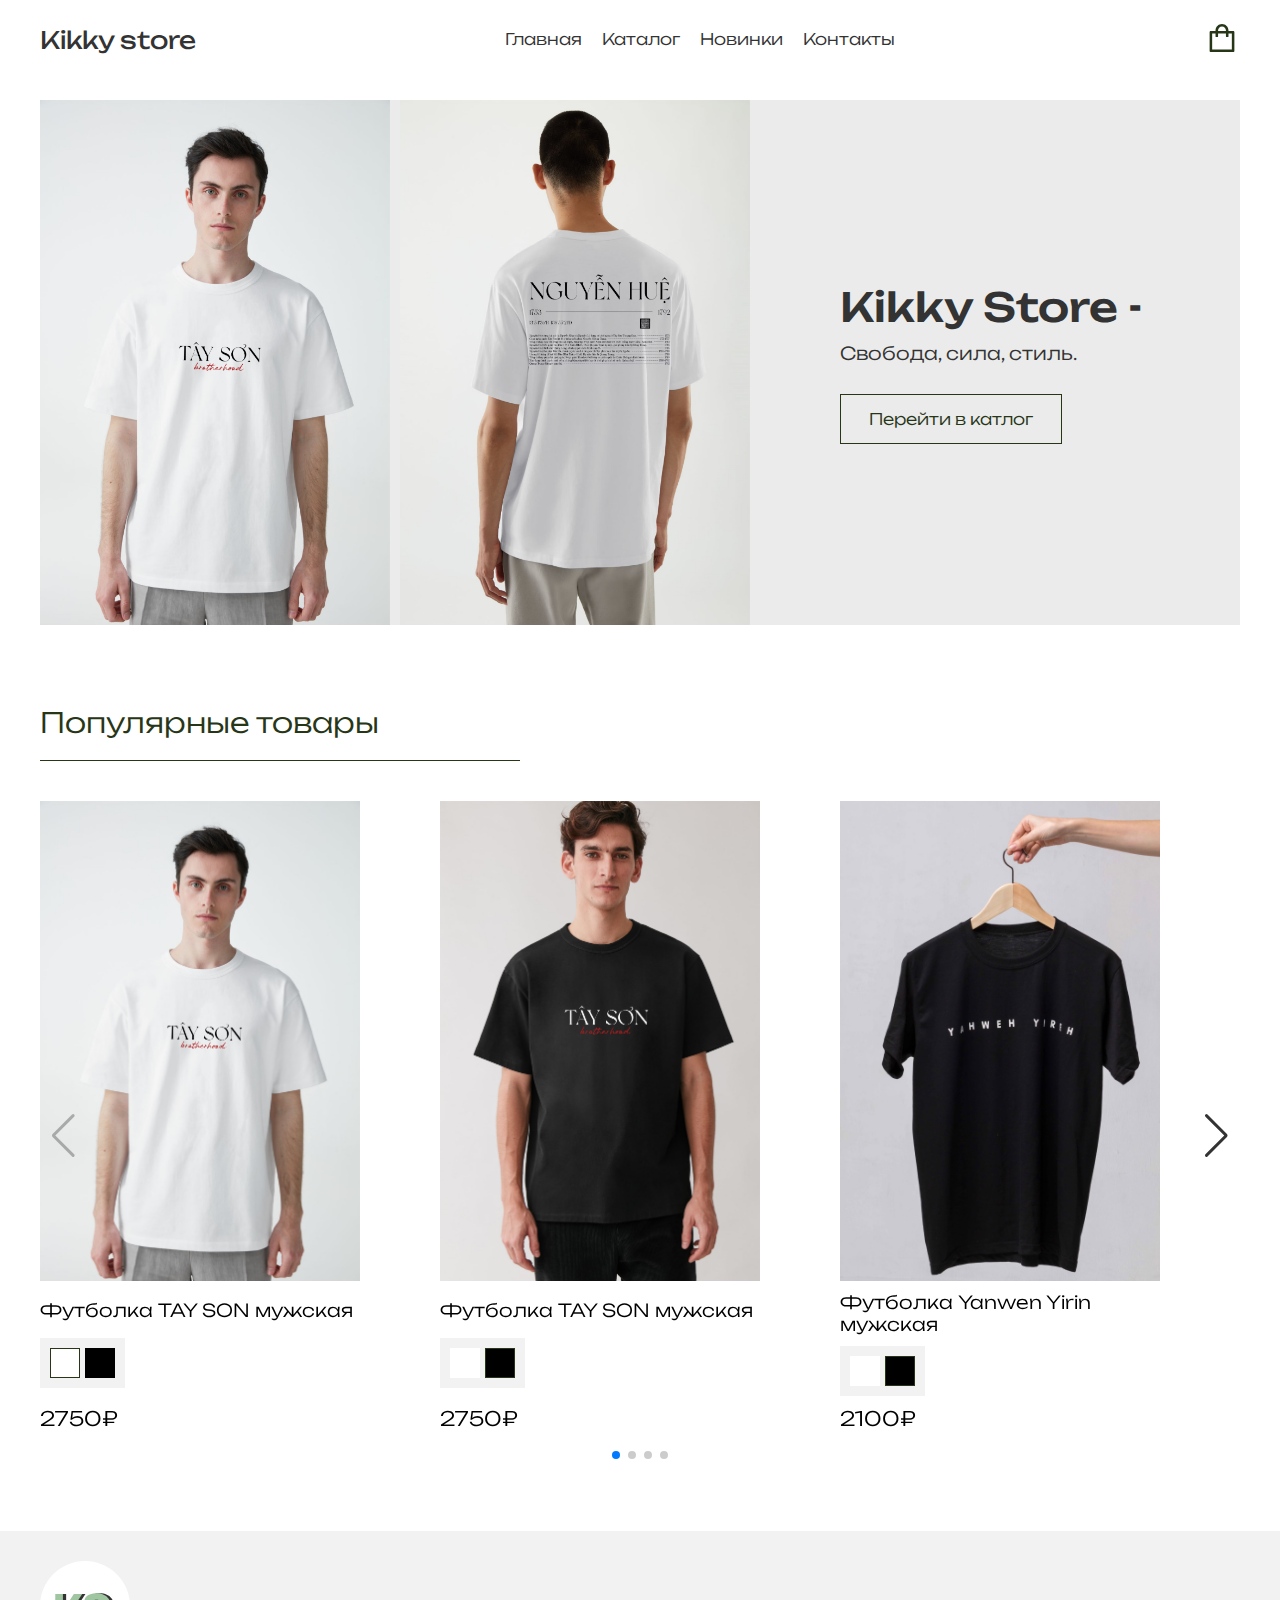
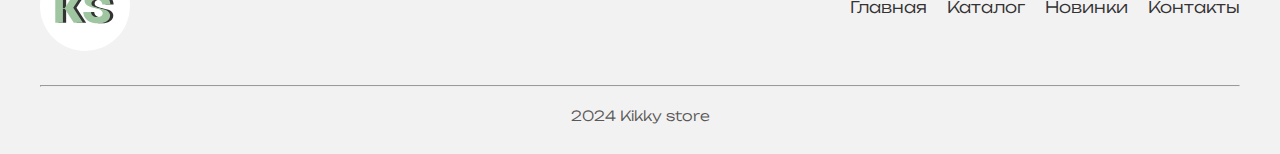
<file: index.html>
<!DOCTYPE html>
<html lang="en">
  <head>
    <meta charset="UTF-8" />
    <meta name="viewport" content="width=device-width, initial-scale=1.0" />
    <link rel="preconnect" href="https://fonts.googleapis.com" />
    <link rel="preconnect" href="https://fonts.gstatic.com" crossorigin />
    <link
      href="https://fonts.googleapis.com/css2?family=Unbounded:wght@300;400;500;700&display=swap"
      rel="stylesheet"
    />
    <title>Kikky store</title>
    <link rel="stylesheet" href="styles/main.css" />
    <link rel="shortcut icon" href="media/icons/logo.svg" type="image/x-icon" />
    <link
      rel="stylesheet"
      href="https://cdn.jsdelivr.net/npm/swiper@11/swiper-bundle.min.css"
    />
  </head>
  <body>
    <!-- ШАПКА САЙТА  -->
    <header class="w-100">
      <div class="container">
        <div class="header-inner w-100 d-flex-rows">
          <div class="logo d-flex-rows">
            <p>Kikky store</p>
          </div>

          <nav class="d-flex-rows">
            <a href="index.html" class="nav_a">Главная</a>
            <a href="catalog.html" class="nav_a">Каталог</a>
            <a href="new.html" class="nav_a">Новинки</a>
            <a href="contacts.html" class="nav_a">Контакты</a>
          </nav>

          <div class="to_busket">
            <img src="media/icons/busket.svg" alt="" />
          </div>
        </div>
      </div>
    </header>

    <!-- БАННЕР -->

    <div class="intro w-100">
      <div class="container">
        <div class="intro-inner w-100 d-flex-rows">
          <img src="media/mainPage/1.png" alt="" />
          <img src="media/mainPage/1a.png" alt="" />

          <div class="intro-info d-flex-columns">
            <h1>Kikky Store -</h1>
            <p>Свобода, сила, стиль.</p>
            <a href="catalog.html" class="btn">Перейти в катлог</a>
          </div>
        </div>
      </div>
    </div>

    <!-- Популярные товары  -->

    <div class="populars w-100 py-60">
      <div class="container">
        <div class="populars-inner w-100">
          <h2>Популярные товары</h2>
          <div class="swiper swiper-theme">
            <div class="swiper-wrapper slider-items">
              <div class="swiper-slide">
                <div class="slide-item d-flex-columns">
                  <img class="change" src="media/mainPage/1.png" onmouseover="this.src='media/mainPage/1a.png'" onmouseout="this.src='media/mainPage/1.png'" alt="" />
                  <h3>Футболка TAY SON мужская</h3>
                  <div class="colors d-flex-rows">
                    <img src="media/icons/white.svg" alt="" class="active" />
                    <img src="media/icons/black.svg" alt="" />
                  </div>
                  <h4>2750₽</h4>
                </div>
              </div>

              <div class="swiper-slide">
                <div class="slide-item d-flex-columns">
                  <img class="change2" src="media/mainPage/2.png" onmouseover="this.src='media/mainPage/2a.png'" onmouseout="this.src='media/mainPage/2.png'" alt="" />
                  <h3>Футболка TAY SON мужская</h3>
                  <div class="colors d-flex-rows">
                    <img src="media/icons/white.svg" alt="" />
                    <img src="media/icons/black.svg" alt="" class="active" />
                  </div>
                  <h4>2750₽</h4>
                </div>
              </div>

              <div class="swiper-slide">
                <div class="slide-item d-flex-columns">
                  <img src="media/mainPage/3a.png" alt="" />
                  <h3>Футболка Yanwen Yirin мужская</h3>
                  <div class="colors d-flex-rows">
                    <img src="media/icons/white.svg" alt="" />
                    <img src="media/icons/black.svg" alt="" class="active" />
                  </div>
                  <h4>2100₽</h4>
                </div>
              </div>

              <div class="swiper-slide">
                <div class="slide-item d-flex-columns">
                  <img class="change" src="media/mainPage/1.png" onmouseover="this.src='media/mainPage/1a.png'" onmouseout="this.src='media/mainPage/1.png'" alt="" />
                  <h3>Футболка TAY SON мужская</h3>
                  <div class="colors d-flex-rows">
                    <img src="media/icons/white.svg" alt="" class="active" />
                    <img src="media/icons/black.svg" alt="" />
                  </div>
                  <h4>2750₽</h4>
                </div>
              </div>

              <div class="swiper-slide">
                <div class="slide-item d-flex-columns">
                  <img class="change2" src="media/mainPage/2.png" onmouseover="this.src='media/mainPage/2a.png'" onmouseout="this.src='media/mainPage/2.png'" alt="" />
                  <h3>Футболка TAY SON мужская</h3>
                  <div class="colors d-flex-rows">
                    <img src="media/icons/white.svg" alt="" />
                    <img src="media/icons/black.svg" alt="" class="active" />
                  </div>
                  <h4>2750₽</h4>
                </div>
              </div>

              <div class="swiper-slide">
                <div class="slide-item d-flex-columns">
                  <img src="media/mainPage/3a.png" alt="" />
                  <h3>Футболка Yanwen Yirin мужская</h3>
                  <div class="colors d-flex-rows">
                    <img src="media/icons/white.svg" alt="" />
                    <img src="media/icons/black.svg" alt="" class="active" />
                  </div>
                  <h4>2100₽</h4>
                </div>
              </div>
            </div>
            <!-- If we need pagination -->
            <div class="swiper-pagination"></div>

            <!-- If we need navigation buttons -->
            <div class="swiper-button-prev"></div>
            <div class="swiper-button-next"></div>
          </div>
        </div>
      </div>
    </div>


    <!-- FOOTER  -->

    <footer class="w-100">
      <div class="container">
        <div class="footer-inner w-100 d-flex-rows">
          <div class="logo">
            <img src="media/icons/logo.svg" alt="">
          </div>
          <nav class="d-flex-rows">
            <a href="index.html" class="nav_a">Главная</a>
            <a href="catalog.html" class="nav_a">Каталог</a>
            <a href="new.html" class="nav_a">Новинки</a>
            <a href="contacts.html" class="nav_a">Контакты</a>
          </nav>    
        </div>
        <hr>
        <p>2024 Kikky store</p>
      </div>
    </footer>

    <script
      defer
      src="https://cdn.jsdelivr.net/npm/swiper@11/swiper-bundle.min.js"
    ></script>
    <script defer src="slider.js"></script>
  </body>
</html>
</file>
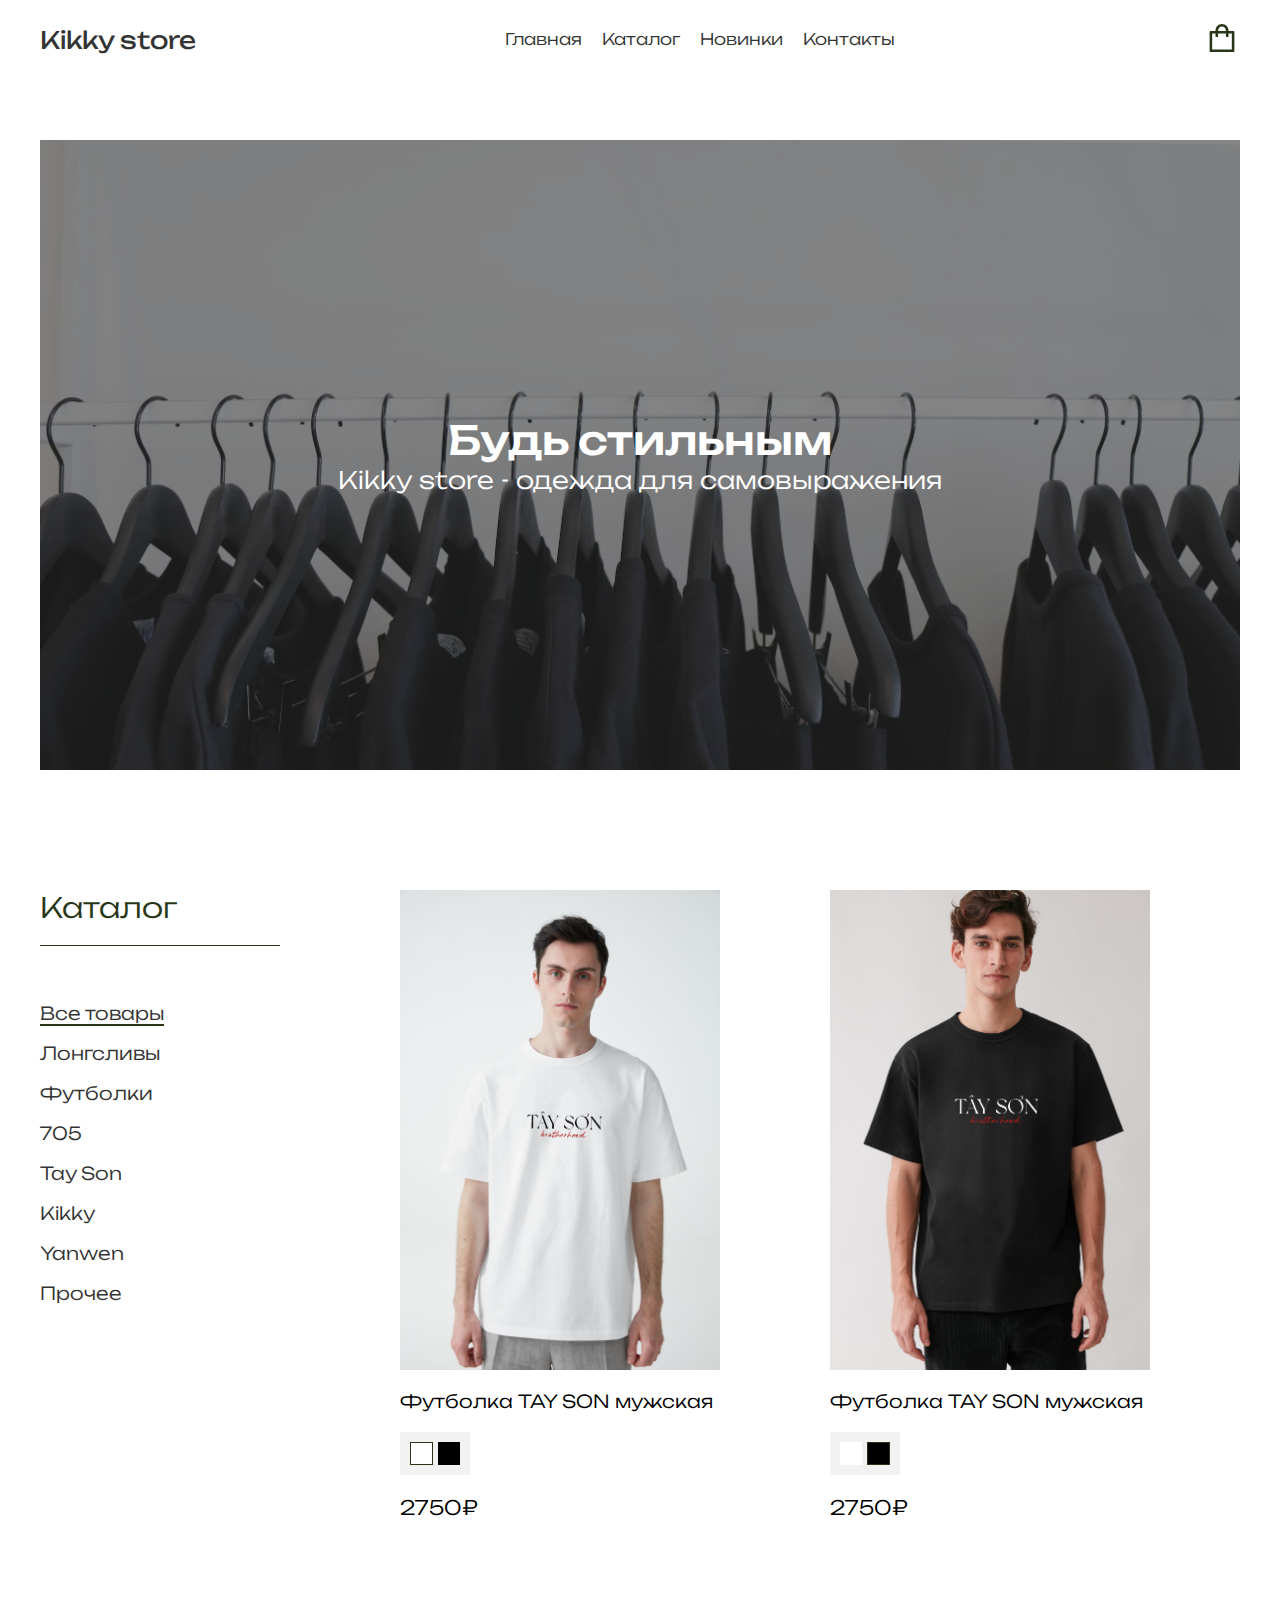
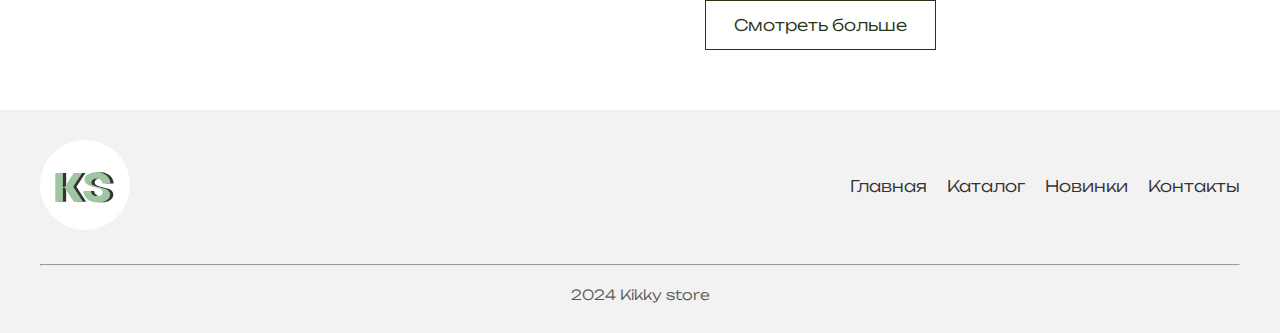
<file: catalog.html>
<!DOCTYPE html>
<html lang="en">
  <head>
    <meta charset="UTF-8" />
    <meta name="viewport" content="width=device-width, initial-scale=1.0" />
    <link rel="preconnect" href="https://fonts.googleapis.com" />
    <link rel="preconnect" href="https://fonts.gstatic.com" crossorigin />
    <link
      href="https://fonts.googleapis.com/css2?family=Unbounded:wght@300;400;500;700&display=swap"
      rel="stylesheet"
    />
    <title>Kikky store</title>
    <link rel="stylesheet" href="styles/main.css" />
    <link rel="shortcut icon" href="media/icons/logo.svg" type="image/x-icon" />
    <link
      rel="stylesheet"
      href="https://cdn.jsdelivr.net/npm/swiper@11/swiper-bundle.min.css"
    />
  </head>
  <body>
    <!-- ШАПКА САЙТА  -->
    <header class="w-100">
      <div class="container">
        <div class="header-inner w-100 d-flex-rows">
          <div class="logo d-flex-rows">
            <p>Kikky store</p>
          </div>

          <nav class="d-flex-rows">
            <a href="index.html" class="nav_a">Главная</a>
            <a href="catalog.html" class="nav_a">Каталог</a>
            <a href="new.html" class="nav_a">Новинки</a>
            <a href="contacts.html" class="nav_a">Контакты</a>
          </nav>

          <div class="to_busket">
            <img src="media/icons/busket.svg" alt="" />
          </div>
        </div>
      </div>
    </header>

    <!-- баннер  -->

    <div class="catalog-intro w-100 py-60">
      <div class="container">
        <div class="catalog-intro-inner d-flex-columns w-100">
          <h1>Будь стильным</h1>
          <h2>Kikky store - одежда для самовыражения</h2>
        </div>
      </div>
    </div>

    <!-- каталог  -->

    <div class="catalog w-100 py-60">
      <div class="container">
        <div class="catalog-inner d-flex-rows w-100">

          <div class="catalog-filter d-flex-columns">
            <h2>Каталог</h2>

            <a href="#" class="filter-item active">Все товары</a>
            <a href="#" class="filter-item">Лонгсливы</a>
            <a href="#" class="filter-item">Футболки</a>
            <a href="#" class="filter-item">705</a>
            <a href="#" class="filter-item">Tay Son</a>
            <a href="#" class="filter-item">Kikky</a>
            <a href="#" class="filter-item">Yanwen</a>
            <a href="#" class="filter-item">Прочее</a>

          </div>

          <div class="catalog-items d-flex-columns">
            <div class="news-items w-100">
              <div class="slide-item d-flex-columns">
                <img
                  class="change"
                  src="media/mainPage/1.png"
                  onmouseover="this.src='media/mainPage/1a.png'"
                  onmouseout="this.src='media/mainPage/1.png'"
                  alt=""
                />
                <h3>Футболка TAY SON мужская</h3>
                <div class="colors d-flex-rows">
                  <img src="media/icons/white.svg" alt="" class="active" />
                  <img src="media/icons/black.svg" alt="" />
                </div>
                <h4>2750₽</h4>
              </div>

              <div class="slide-item d-flex-columns">
                <img
                  class="change2"
                  src="media/mainPage/2.png"
                  onmouseover="this.src='media/mainPage/2a.png'"
                  onmouseout="this.src='media/mainPage/2.png'"
                  alt=""
                />
                <h3>Футболка TAY SON мужская</h3>
                <div class="colors d-flex-rows">
                  <img src="media/icons/white.svg" alt="" />
                  <img src="media/icons/black.svg" alt="" class="active" />
                </div>
                <h4>2750₽</h4>
              </div>

              <div class="slide-item d-flex-columns">
                <img src="media/mainPage/3.png" alt="" />
                <h3>Футболка Yanwen Yirin мужская</h3>
                <div class="colors d-flex-rows">
                  <img src="media/icons/white.svg" alt="" />
                  <img src="media/icons/black.svg" alt="" class="active" />
                </div>
                <h4>2100₽</h4>
              </div>

              <div class="slide-item d-flex-columns">
                <img class="change" src="media/newPage/29.png" alt="" />
                <h3>Лонгслив 705 мужской</h3>
                <div class="colors d-flex-rows">
                  <img src="media/icons/white.svg" alt="" />
                  <img src="media/icons/black.svg" alt="" class="active" />
                </div>
                <h4>2750₽</h4>
              </div>

              <div class="slide-item d-flex-columns">
                <img class="change2" src="media/newPage/30.png" alt="" />
                <h3>Лонгслив 705 женский</h3>
                <div class="colors d-flex-rows">
                  <img src="media/icons/white.svg" alt="" />
                  <img src="media/icons/black.svg" alt="" class="active" />
                </div>
                <h4>2750₽</h4>
              </div>

              <div class="slide-item d-flex-columns">
                <img src="media/newPage/31.png" alt="" />
                <h3>Футболка 705 унисекс</h3>
                <div class="colors d-flex-rows">
                  <img src="media/icons/white.svg" alt="" />
                  <img src="media/icons/black.svg" alt="" class="active" />
                </div>
                <h4>2100₽</h4>
              </div>

              <div class="slide-item d-flex-columns">
                <img src="media/newPage/32.png" alt="" />
                <h3>Футболка 705 унисекс</h3>
                <div class="colors d-flex-rows">
                  <img src="media/icons/white.svg" alt="" />
                  <img src="media/icons/black.svg" alt="" class="active" />
                </div>
                <h4>2100₽</h4>
              </div>

              <div class="slide-item d-flex-columns">
                <img src="media/newPage/33.png" alt="" />
                <h3>Бутылка 705</h3>
                <div class="colors d-flex-rows">
                  <img src="media/icons/white.svg" alt="" />
                  <img src="media/icons/black.svg" alt="" class="active" />
                </div>
                <h4>2100₽</h4>
              </div>

            </div>

            <div id="load-more">Смотреть больше</div>
          </div>
        </div>
      </div>
    </div>

    <!-- FOOTER  -->

    <footer class="w-100">
      <div class="container">
        <div class="footer-inner w-100 d-flex-rows">
          <div class="logo">
            <img src="media/icons/logo.svg" alt="" />
          </div>
          <nav class="d-flex-rows">
            <a href="index.html" class="nav_a">Главная</a>
            <a href="catalog.html" class="nav_a">Каталог</a>
            <a href="new.html" class="nav_a">Новинки</a>
            <a href="contacts.html" class="nav_a">Контакты</a>
          </nav>
        </div>
        <hr />
        <p>2024 Kikky store</p>
      </div>
    </footer>

    <script>
      let loadMoreBtn = document.querySelector("#load-more");
      let currentItem = 2;

      loadMoreBtn.onclick = () => {
        let items = [...document.querySelectorAll(".slide-item")];
        for (let i = currentItem; i < currentItem + 2; i++) {
          items[i].style.display = "flex";
        }

        currentItem += 2;

        if (currentItem >= items.length) {
          loadMoreBtn.style.display = "none";
        }
      };
    </script>
  </body>
</html>
</file>
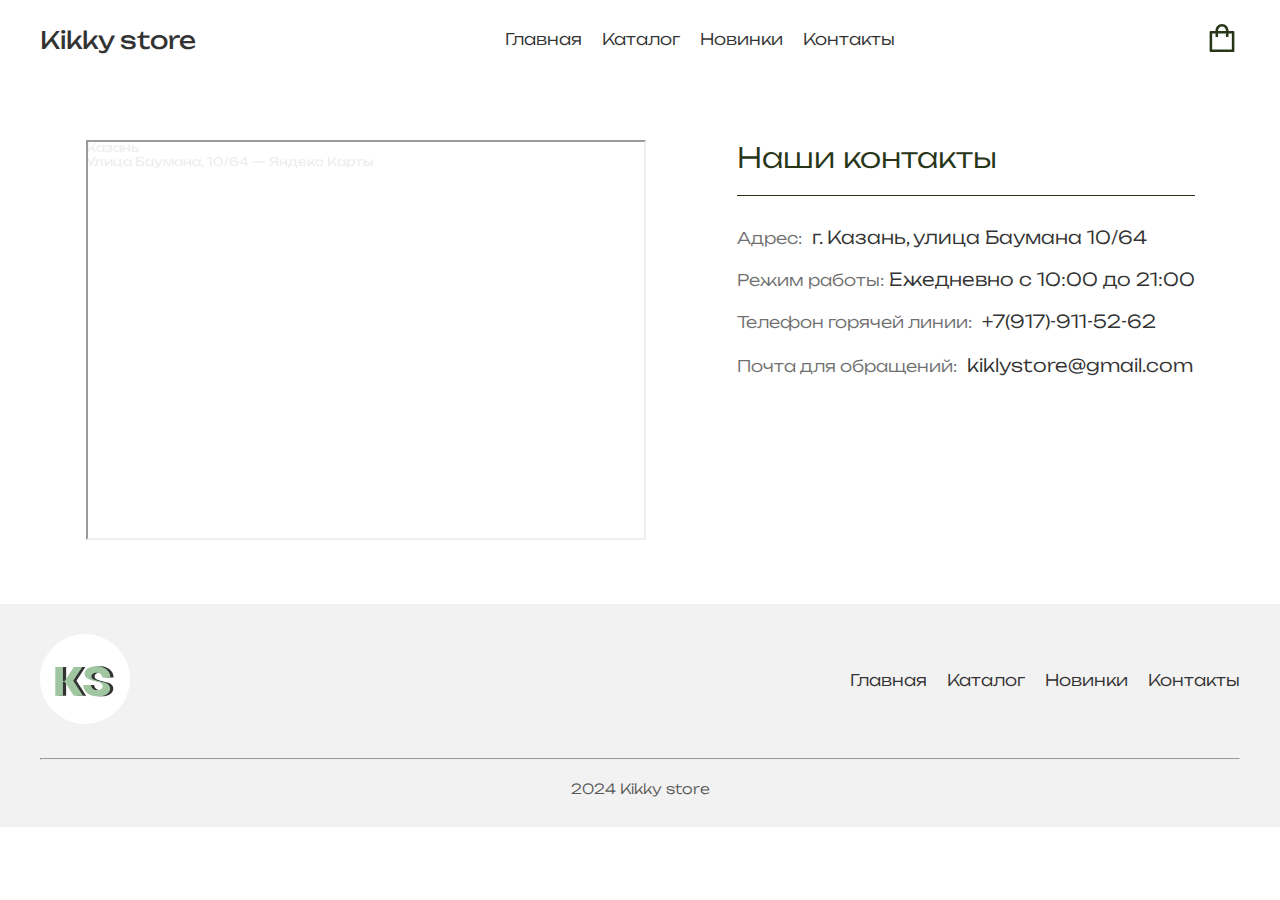
<file: contacts.html>
<!DOCTYPE html>
<html lang="en">
  <head>
    <meta charset="UTF-8" />
    <meta name="viewport" content="width=device-width, initial-scale=1.0" />
    <link rel="preconnect" href="https://fonts.googleapis.com" />
    <link rel="preconnect" href="https://fonts.gstatic.com" crossorigin />
    <link
      href="https://fonts.googleapis.com/css2?family=Unbounded:wght@300;400;500;700&display=swap"
      rel="stylesheet"
    />
    <title>Kikky store</title>
    <link rel="stylesheet" href="styles/main.css" />
    <link rel="shortcut icon" href="media/icons/logo.svg" type="image/x-icon" />
    <link
      rel="stylesheet"
      href="https://cdn.jsdelivr.net/npm/swiper@11/swiper-bundle.min.css"
    />
  </head>
  <body>
    <!-- ШАПКА САЙТА  -->
    <header class="w-100">
      <div class="container">
        <div class="header-inner w-100 d-flex-rows">
          <div class="logo d-flex-rows">
            <p>Kikky store</p>
          </div>

          <nav class="d-flex-rows">
            <a href="index.html" class="nav_a">Главная</a>
            <a href="catalog.html" class="nav_a">Каталог</a>
            <a href="new.html" class="nav_a">Новинки</a>
            <a href="contacts.html" class="nav_a">Контакты</a>
          </nav>

          <div class="to_busket">
            <img src="media/icons/busket.svg" alt="" />
          </div>
        </div>
      </div>
    </header>

    <div class="contacts w-100 py-60">
      <div class="container">
        <div class="contacts-inner w-100 d-flex-rows">
          <div class="map">
            <div style="position: relative; overflow: hidden">
              <a
                href="https://yandex.ru/maps/43/kazan/?utm_medium=mapframe&utm_source=maps"
                style="
                  color: #eee;
                  font-size: 12px;
                  position: absolute;
                  top: 0px;
                "
                >Казань</a
              ><a
                href="https://yandex.ru/maps/43/kazan/house/ulitsa_baumana_10_64/YEAYdwZmT0ACQFtvfXt5eHlgZg==/?ll=49.116855%2C55.789079&utm_medium=mapframe&utm_source=maps&z=17.17"
                style="
                  color: #eee;
                  font-size: 12px;
                  position: absolute;
                  top: 14px;
                "
                >Улица Баумана, 10/64 — Яндекс Карты</a
              ><iframe
                src="https://yandex.ru/map-widget/v1/?ll=49.116855%2C55.789079&mode=whatshere&whatshere%5Bpoint%5D=49.116299%2C55.789199&whatshere%5Bzoom%5D=17&z=17.17"
                width="560"
                height="400"
                frameborder="1"
                allowfullscreen="true"
                style="position: relative"
              ></iframe>
            </div>
          </div>
          <div class="contacts-info d-flex-columns">
            <h2>Наши контакты</h2>
            <p><span>Адрес:</span> г. Казань, улица Баумана 10/64</p>
            <p><span>Режим работы:</span>Ежедневно с 10:00 до 21:00</p>
            <a href="tel:+79179115262"><span>Телефон горячей линии:</span> +7(917)-911-52-62</a>
            <a href="mailto:kiklystore@gmail.com"><span>Почта для обращений:</span> kiklystore@gmail.com</a>
          </div>
        </div>
      </div>
    </div>

    <!-- FOOTER  -->

    <footer class="w-100">
      <div class="container">
        <div class="footer-inner w-100 d-flex-rows">
          <div class="logo">
            <img src="media/icons/logo.svg" alt="" />
          </div>
          <nav class="d-flex-rows">
            <a href="index.html" class="nav_a">Главная</a>
            <a href="catalog.html" class="nav_a">Каталог</a>
            <a href="new.html" class="nav_a">Новинки</a>
            <a href="contacts.html" class="nav_a">Контакты</a>
          </nav>
        </div>
        <hr />
        <p>2024 Kikky store</p>
      </div>
    </footer>
  </body>
</html>
</file>
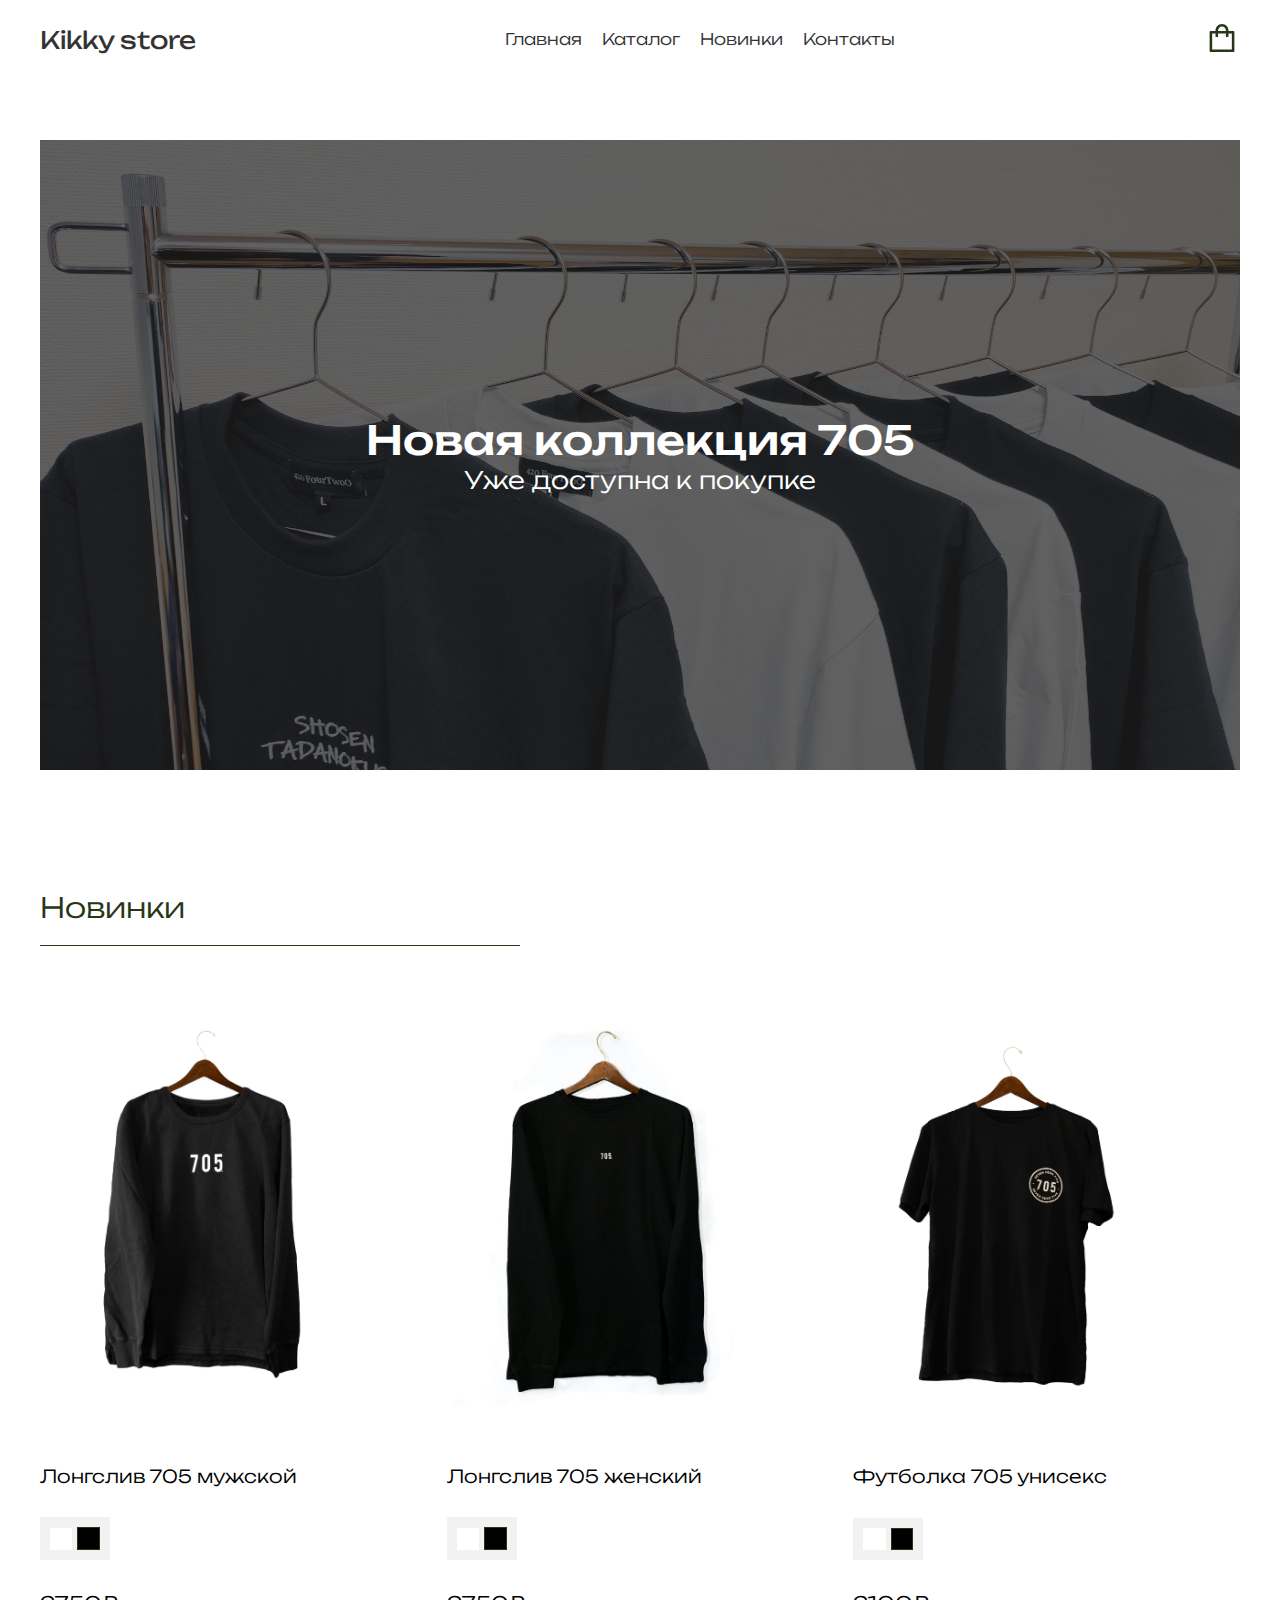
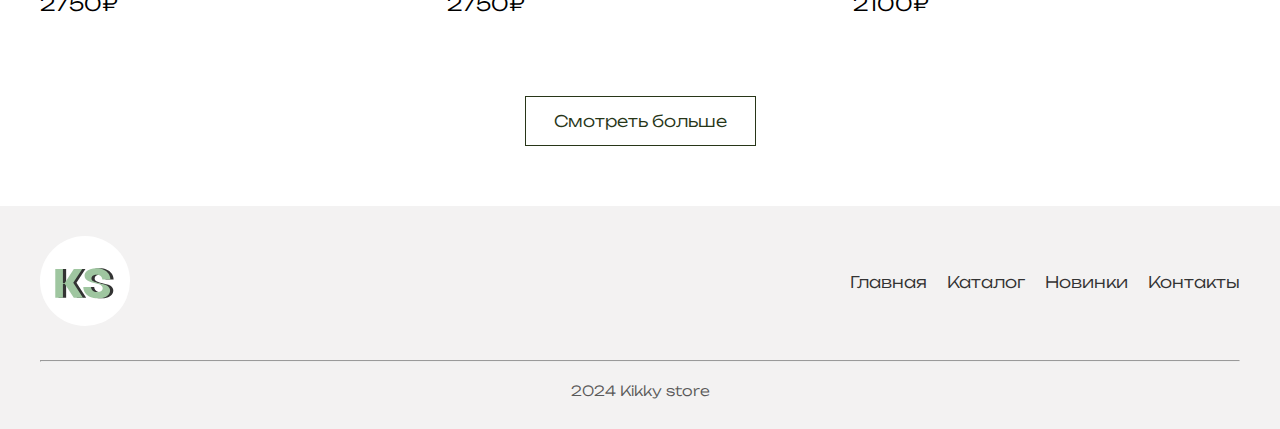
<file: new.html>
<!DOCTYPE html>
<html lang="en">
  <head>
    <meta charset="UTF-8" />
    <meta name="viewport" content="width=device-width, initial-scale=1.0" />
    <link rel="preconnect" href="https://fonts.googleapis.com" />
    <link rel="preconnect" href="https://fonts.gstatic.com" crossorigin />
    <link
      href="https://fonts.googleapis.com/css2?family=Unbounded:wght@300;400;500;700&display=swap"
      rel="stylesheet"
    />
    <title>Kikky store</title>
    <link rel="stylesheet" href="styles/main.css" />
    <link rel="shortcut icon" href="media/icons/logo.svg" type="image/x-icon" />
    <link
      rel="stylesheet"
      href="https://cdn.jsdelivr.net/npm/swiper@11/swiper-bundle.min.css"
    />
  </head>
  <body>
    <!-- ШАПКА САЙТА  -->
    <header class="w-100">
      <div class="container">
        <div class="header-inner w-100 d-flex-rows">
          <div class="logo d-flex-rows">
            <p>Kikky store</p>
          </div>

          <nav class="d-flex-rows">
            <a href="index.html" class="nav_a">Главная</a>
            <a href="catalog.html" class="nav_a">Каталог</a>
            <a href="new.html" class="nav_a">Новинки</a>
            <a href="contacts.html" class="nav_a">Контакты</a>
          </nav>

          <div class="to_busket">
            <img src="media/icons/busket.svg" alt="" />
          </div>
        </div>
      </div>
    </header>

    <!-- баннер  -->

    <div class="new-intro w-100 py-60">
      <div class="container">
        <div class="new-inner d-flex-columns w-100">
          <h1>Новая коллекция 705</h1>
          <h2>Уже доступна к покупке</h2>
        </div>
      </div>
    </div>

    <!-- новинки  -->

    <div class="news w-100 py-60">
      <div class="container">
        <div class="news-inner d-flex-columns w-100">
          <h2>Новинки</h2>

          <div class="news-items w-100">
            <div class="slide-item d-flex-columns">
              <img class="change" src="media/newPage/29.png" alt="" />
              <h3>Лонгслив 705 мужской</h3>
              <div class="colors d-flex-rows">
                <img src="media/icons/white.svg" alt=""  />
                <img src="media/icons/black.svg" alt="" class="active"/>
              </div>
              <h4>2750₽</h4>
            </div>

            <div class="slide-item d-flex-columns">
              <img class="change2" src="media/newPage/30.png" alt="" />
              <h3>Лонгслив 705 женский</h3>
              <div class="colors d-flex-rows">
                <img src="media/icons/white.svg" alt="" />
                <img src="media/icons/black.svg" alt="" class="active" />
              </div>
              <h4>2750₽</h4>
            </div>

            <div class="slide-item d-flex-columns">
              <img src="media/newPage/31.png" alt="" />
              <h3>Футболка 705 унисекс</h3>
              <div class="colors d-flex-rows">
                <img src="media/icons/white.svg" alt="" />
                <img src="media/icons/black.svg" alt="" class="active" />
              </div>
              <h4>2100₽</h4>
            </div>

            <div class="slide-item d-flex-columns">
              <img src="media/newPage/32.png" alt="" />
              <h3>Футболка 705 унисекс</h3>
              <div class="colors d-flex-rows">
                <img src="media/icons/white.svg" alt="" />
                <img src="media/icons/black.svg" alt="" class="active" />
              </div>
              <h4>2100₽</h4>
            </div>

            <div class="slide-item d-flex-columns">
              <img src="media/newPage/33.png" alt="" />
              <h3>Бутылка 705</h3>
              <div class="colors d-flex-rows">
                <img src="media/icons/white.svg" alt="" />
                <img src="media/icons/black.svg" alt="" class="active" />
              </div>
              <h4>2100₽</h4>
            </div>
          </div>

          <div id="load-more">Смотреть больше</div>
        </div>
      </div>
    </div>
     <!-- FOOTER  -->

     <footer class="w-100">
      <div class="container">
        <div class="footer-inner w-100 d-flex-rows">
          <div class="logo">
            <img src="media/icons/logo.svg" alt="">
          </div>
          <nav class="d-flex-rows">
            <a href="index.html" class="nav_a">Главная</a>
            <a href="catalog.html" class="nav_a">Каталог</a>
            <a href="new.html" class="nav_a">Новинки</a>
            <a href="contacts.html" class="nav_a">Контакты</a>
          </nav>    
        </div>
        <hr>
        <p>2024 Kikky store</p>
      </div>
    </footer>


    <script>
      let loadMoreBtn = document.querySelector("#load-more");

      let currentItem = 3;

      loadMoreBtn.onclick = () => {
        let items = [...document.querySelectorAll(".news-items .slide-item")];
        for (let i = currentItem; i < currentItem + 2; i++) {
          items[i].style.display = "inline-block";
        }

        currentItem += 3;

        if(currentItem >= items.length){
          loadMoreBtn.style.display = "none";
        }
      };
    </script>
  </body>
</html>
</file>
<file: styles/main.css>
* {
  margin: 0;
  padding: 0;
  box-sizing: border-box;
  scroll-behavior: smooth;
  text-decoration: none;
  transition: 0.3s;
}

body {
  font-family: "Unbounded", sans-serif;
}

.container {
  margin: 0 auto;
  max-width: 1200px;
  width: 100%;
}

.W-100 {
  width: 100%;
}

.py-60 {
  padding: 60px 0;
}

.d-flex-rows {
  display: flex;
}

.d-flex-columns {
  display: flex;
  flex-direction: column;
}

/* ШАПКА  */

header {
  padding: 20px;
}

.header-inner {
  align-items: center;
  justify-content: space-between;
}

.logo {
  align-items: center;
  gap: 10px;
}

.logo p {
  font-size: 24px;
  font-weight: 400;
  color: #333333;
}

nav {
  align-items: center;
  gap: 20px;
}

.nav_a, .filter-item {
  color: #333333;
  font-size: 16px;
  font-weight: 300;
  cursor: pointer;
}

.nav_a::after, .contacts-info a::after, .filter-item::after, .active::after {
  content: "";
  display: block;
  width: 0;
  height: 2px;
  background: #283618;
  transform: translateX(-10%);
  transition: 0.5s;
}

.active::after {
  width: 100%;
  transform: translateX(0);
}

.nav_a:hover::after, .contacts-info a:hover::after, .filter-item:hover::after {
  width: 100%;
  transform: translateX(0);
}


.to_busket img {
  width: 36px;
  cursor: pointer;
}

.to_busket:hover {
  transform: scale(1.1);
}

/* Баннер  */
.intro {
  padding: 20px 0;
}

.intro-inner {
  background: #ebebeb;
  align-items: center;
  justify-content: flex-start;
  gap: 10px;
}

.intro-inner img {
  width: 350px;
}

.intro-inner img:hover {
  transform: translateX(10px);
}

.intro-info {
  padding-left: 80px;
  align-items: flex-start;
  justify-content: center;
  gap: 10px;
}

.intro-info h1 {
  font-size: 40px;
  font-weight: 500;
  color: #333333;
}

.intro-info p {
  font-size: 18px;
  color: #333333;
  font-weight: 300;
}

.btn {
  margin-top: 20px;
  color: #283618;
  border: 1px solid #283618;
  padding: 14px 28px;
  font-weight: 300;
}

.btn:hover {
  background-color: #283618;
  color: #fff;
}

/* populars  */

.populars-inner {
  align-items: center;
  justify-content: center;
  min-width: 0;
}

.populars-inner h2, .news-inner h2 , .catalog-inner h2, .contacts-info h2{
  width: 40%;
  color: #283618;
  padding-bottom: 20px;
  border-bottom: #283618 1px solid;
  font-size: 28px;
  font-weight: 300;
  align-self: flex-start;
  margin-bottom: 40px;
}

.catalog-inner h2{
  width: 100%;
}

.slide-item img {
  width: 320px;
}

.slide-item {
  transition: 1s;
  width: 350px;
  align-items: flex-start;
  gap: 5px;
  justify-content: space-between;
height: 630px;
margin-bottom: 40px;
}

.slide-item h3 {
  font-size: 18px;
  font-weight: 300;
}

.colors {
  background: #f3f2f2;
  padding: 10px;
  align-items: center;
  gap: 5px;
}

.colors img {
  width: 30px;
}

.colors img:hover {
  transform: scale(1.1);
}

.colors .active {
  border: 1px solid #283618;
}

.slide-item h4 {
  font-size: 20px;
  font-weight: 300;
}

.slider-items {
  display: flex;
  align-items: flex-start;
  justify-content: space-between;
  min-width: 0;
}

.swiper-theme .swiper-button-next,
.swiper-theme .swiper-button-prev {
  color: #333333;
}


/* footer  */
footer{
  padding: 30px 0;
  background: #f3f2f2;
}

.footer-inner{
  align-items: center;
  justify-content: space-between;
}

.footer-inner img{
  width: 90px;
}

hr{
  margin-top: 30px;
}

footer p{
  margin-top: 20px;
  font-size: 14px;
  font-weight: 300;
  color:#333333;
  opacity: 0.8;
 text-align: center;
}

/* NEW CLOTHES PAGE  */

/* bunner  */

.new-inner{
  height: 70vh;
  background: url(../media/catalogPage/bg.png);
  background-size: cover;
  align-items: center;
  justify-content: center;
}

.new-inner h1, .catalog-intro-inner h1{
  font-size: 40px;
  font-weight: 500;
  color:#ffffff;
}

.new-inner h2, .catalog-intro-inner h2{
  font-size: 24px;
  font-weight: 300;
  color:#ffffff;
}

.news-items{
  display: grid;
  grid-template-columns: repeat(auto-fit, minmax(350px,1fr));
  gap:20px;
}

.news-items .slide-item{
  display: none;
}

.news-items .colors{
  width: 20%;
}

.news-items .slide-item:nth-child(1),
.news-items .slide-item:nth-child(2),
.news-items .slide-item:nth-child(3){
display: flex;
flex-direction: column;
}

.catalog-items .slide-item:nth-child(3){
  display: none;
}

.news-items .slide-item img{
  overflow:hidden;
}

#load-more{
  justify-self: center;
  align-self: center;
  margin-top: 40px;
  color: #283618;
  border: 1px solid #283618;
  padding: 14px 28px;
  font-weight: 300;
  cursor: pointer;
  background: #fff;
}

#load-more:hover{
  background-color: #283618;
  color: #fff;
}

/* catalog page  */

.catalog-intro-inner{
  height: 70vh;
  background: url(../media/newPage/bg.png);
  background-size: cover;
  align-items: center;
  justify-content: center;
}

.catalog-inner{
  align-items: flex-start;
  justify-content: space-between;
}

.catalog-items{
  width: 70%;
}

.catalog-filter{
  width: 20%;
  align-items: flex-start;
gap: 16px;
}

.filter-item{
  font-size: 18px;
}

/* CONTACTS PAGE  */
.contacts-inner{
align-items: flex-start;
justify-content: space-around;
}

.map{
  filter: grayscale(0.6);
}

.contacts-info{
  align-items: flex-start;
  gap:20px;
}

.contacts-info h2{
  margin-bottom: 10px;
  width: 100%;
}

.contacts-info p{
  font-size: 18px;
  font-weight: 300;
  color:#333333;
}

.contacts-info a{
  font-size: 18px;
  font-weight: 300;
  color:#333333;
  cursor: pointer;
}

.contacts-info span{
  cursor: auto;
  font-size: 16px;
  opacity: 0.7;
  padding-right: 5px;
}
</file>
